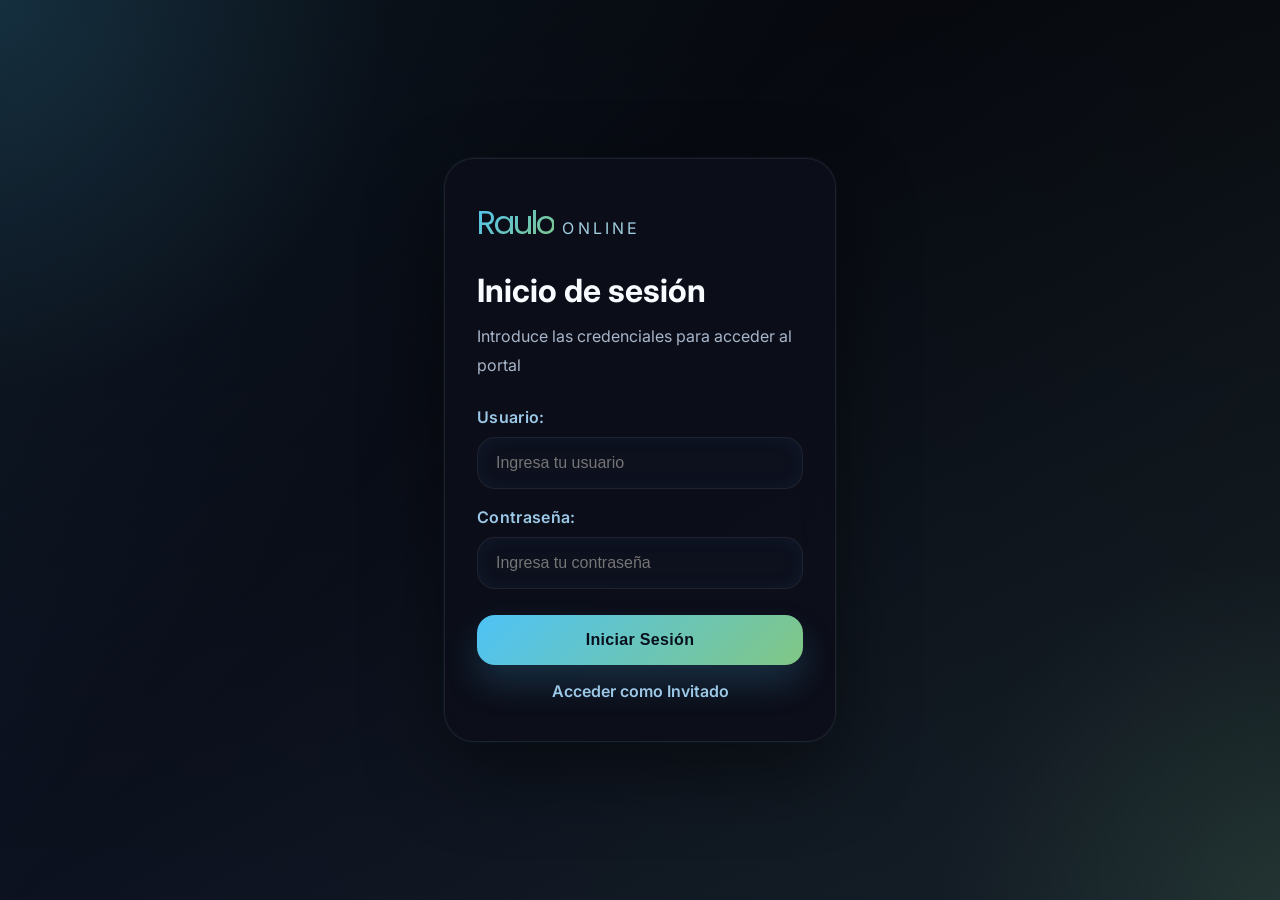
<file: index.html>
<!DOCTYPE html>
<html lang="es">
<head>
<meta charset="UTF-8">
<meta name="viewport" content="width=device-width, initial-scale=1.0">
<title>Raulo Online</title>

<link href="https://fonts.googleapis.com/css2?family=Poppins:wght@700&family=Inter:wght@300;400&display=swap" rel="stylesheet">
<link rel="stylesheet" href="login.css">
</head>
<body>
<div class="page-shell">
    <div class="login-card">
        <div class="brand-block">
            <span class="brand-label">Raulo</span>
            <span class="brand-tag">Online</span>
        </div>
        <h1>Inicio de sesión</h1>
        <p class="lead">Introduce las credenciales para acceder al portal</p>
        <form id="loginForm">
            <div class="form-group">
                <label for="username">Usuario:</label>
                <input type="text" id="username" placeholder="Ingresa tu usuario" required>
            </div>
            <div class="form-group">
                <label for="password">Contraseña:</label>
                <input type="password" id="password" placeholder="Ingresa tu contraseña" required>
            </div>
            <button type="submit" class="login-btn">Iniciar Sesión</button>
            <a href="portal.html" class="guest-link" id="guestAccess">Acceder como Invitado</a>
        </form>
 <!-- <p class="login-info">El sitio requiere de un usuario para continuar...</p> -->
    </div>
</div>
<script>
const validCredentials = [
    { user: "admin", pass: "admin" }
];

function handleLogin(event) {
    event.preventDefault();
    const username = document.getElementById("username").value.trim().toLowerCase();
    const password = document.getElementById("password").value;

    const isValid = validCredentials.some(cred => cred.user === username && cred.pass === password);
    if (!isValid) {
        alert("Usuario o contraseña incorrectos. Intenta con admin/admin.");
        document.getElementById("loginForm").reset();
        return;
    }

    sessionStorage.setItem("isLoggedIn", "true");
    sessionStorage.setItem("username", username);
    window.location.href = "portal.html";
}

window.addEventListener("load", () => {
    localStorage.removeItem("isLoggedIn");
    localStorage.removeItem("username");
    sessionStorage.removeItem("isLoggedIn");
    sessionStorage.removeItem("username");
    document.getElementById("loginForm").addEventListener("submit", handleLogin);
    document.getElementById("guestAccess").addEventListener("click", () => {
        sessionStorage.setItem("isLoggedIn", "true");
        sessionStorage.setItem("username", "invitado");
    });
});
</script>
</body>
</html>
</file>
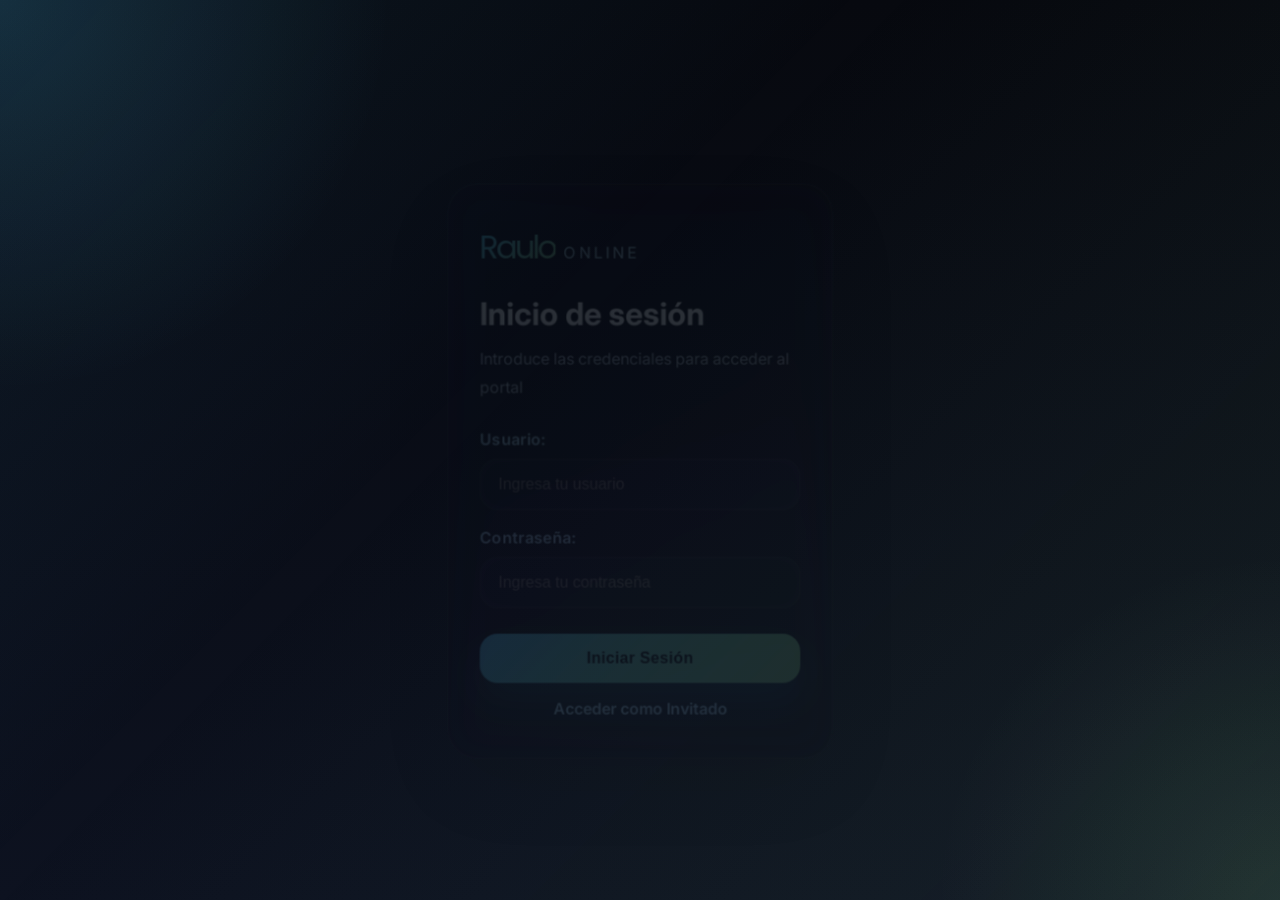
<file: portal.html>
<!DOCTYPE html>
<html lang="es">
<head>
<meta charset="UTF-8">
<meta name="viewport" content="width=device-width, initial-scale=1.0">
<title>Raulo Online</title>

<link href="https://fonts.googleapis.com/css2?family=Poppins:wght@700&family=Inter:wght@300;400&display=swap" rel="stylesheet">

<link rel="stylesheet" href="styles.css?v=20260508-2">


</head>

<body>

<div class="subtitle">www.raulo.online</div>
<div class="description">
El botón "Comenzar Escaneo" recopilará información detallada sobre tu entorno, incluyendo datos del navegador, sistema operativo, prueba de velocidad simulada para medir tu velocidad de descarga, carga y latencia. Esta información se muestra en una terminal interactiva para que puedas revisar los resultados del escaneo.
</div>
<h1>Escanear Ahora!</h1>

<button class="btn" id="startBtn" onclick="startScan()">Comenzar Escaneo</button>

<div class="terminal" id="terminal"></div>

<button class="btn reset-btn" id="resetBtn" onclick="reset()">Ocultar Resultados</button>

<!-- Sección de descargas y enlaces adicionales-->

<div class="sections">

    <div class="box">
        <h3>Descargas:</h3>

        <div class="download-grid" aria-label="Accesos de descarga">
            <a class="download-card" href="Apps/Windows/win.html" aria-label="Ir a WinApps">
                <span class="download-icon">
                    <img src="icons/win.svg" alt="" width="52" height="52">
                </span>
                <span class="download-title">WinApps</span>
            </a>

            <a class="download-card" href="Apps/Repositorios/repositorios.html" aria-label="Ir a Repositorios">
                <span class="download-icon">
                    <img src="icons/github.svg" alt="" width="52" height="52">
                </span>
                <span class="download-title">Repositorios</span>
            </a>
        </div>
    </div>
        <aside class="side-stack" aria-label="Información sobre descargas">
            <div class="mini-panel">
                <h3>Descripción</h3>
                <p>Accede rápidamente a aplicaciones y herramientas útiles. Cuando sea posible, las descargas apuntan a fuentes oficiales para mantener un proceso más seguro y confiable.</p>
                <div class="status-line"></div>
            </div>

            <div class="mini-panel">
                <h3>Importante</h3>
                <p>Algunos repositorios y scripts provienen de terceros. Úsalos solo para pruebas, aprendizaje o investigación, y revisa su contenido antes de ejecutarlos en tu equipo.</p>
                <div class="status-line"></div>
            </div>
        </aside>
</div>

<div class="divider"></div>

<div class="sections">
    <div class="box">
        <h3>Otras acciones:</h3>
        <a href="https://www.raulo.online"><button>Inicio</button></a>
    </div>
    <div class="box">
        <h3>Términos y condiciones</h3>
        <a href="terms.html"><button>Ver</button></a>
    </div>
</div>

<script>
const terminal = document.getElementById("terminal");

function delay(ms){ return new Promise(r => setTimeout(r, ms)); }

function type(text, cls){
    return new Promise(resolve=>{
        let el = document.createElement("div");
        el.className = cls;
        terminal.appendChild(el);

        let i=0;
        function write(){
            if(i<text.length){
                el.textContent += text[i++];
                setTimeout(write,15);
            } else resolve();
        }
        write();
    });
}

function getBrowser(){
    let ua=navigator.userAgent;
    if(ua.includes("Chrome")) return "Chrome";
    if(ua.includes("Firefox")) return "Firefox";
    if(ua.includes("Edg")) return "Edge";
    return "Unknown";
}

function getOS(){
    let ua=navigator.userAgent;
    if(ua.includes("Windows")) return "Windows";
    if(ua.includes("Android")) return "Android";
    if(ua.includes("iPhone")) return "iOS";
    return "Unknown";
}

function getScreenResolution(){
    return window.screen.width + "x" + window.screen.height;
}

function getTimezone(){
    return Intl.DateTimeFormat().resolvedOptions().timeZone;
}

function getLanguage(){
    return navigator.language || navigator.userLanguage;
}

function getConnectionType(){
    let connection = navigator.connection || navigator.mozConnection || navigator.webkitConnection;
    return connection ? connection.effectiveType : "Unknown";
}

async function getPrivateIP(){
    return new Promise((resolve) => {
        let pc = new RTCPeerConnection({iceServers: []});
        pc.createDataChannel("");
        pc.createOffer().then(offer => pc.setLocalDescription(offer)).catch(e => {});
        
        pc.onicecandidate = (ice) => {
            if(!ice || !ice.candidate) return;
            let ipRegex = /([0-9]{1,3}(\.[0-9]{1,3}){3})/;
            let ipAddr = ipRegex.exec(ice.candidate.candidate);
            if(ipAddr) {
                resolve(ipAddr[1]);
                pc.close();
            }
        };
        
        setTimeout(() => {
            resolve("Unavailable");
            pc.close();
        }, 2000);
    });
}

function getGPUInfo(){
    try {
        let canvas = document.createElement("canvas");
        let gl = canvas.getContext("webgl") || canvas.getContext("experimental-webgl");
        let debugInfo = gl.getExtension("WEBGL_debug_renderer_info");
        let gpu = gl.getParameter(debugInfo.UNMASKED_RENDERER_WEBGL);
        return gpu || "Unknown";
    } catch(e) {
        return "Unavailable";
    }
}

function getCPUCores(){
    return navigator.hardwareConcurrency || "Unknown";
}

function getRAM(){
    return navigator.deviceMemory ? navigator.deviceMemory + " GB" : "Unknown";
}

async function getBatteryInfo(){
    try {
        let battery = await navigator.getBattery();
        return Math.round(battery.level * 100) + "%";
    } catch(e) {
        return "Unavailable";
    }
}

function getDeviceType(){
    let ua = navigator.userAgent;
    if(/tablet|ipad|playbook|silk/i.test(ua)) return "Tablet";
    if(/mobile|android|iphone|ipod|blackberry|windows phone/i.test(ua)) return "Mobile";
    return "Desktop";
}

function getColorDepth(){
    return screen.colorDepth + " bits";
}

function getCookiesEnabled(){
    return navigator.cookieEnabled ? "Enabled" : "Disabled";
}

function getJavaEnabled(){
    return navigator.javaEnabled ? "Enabled" : "Disabled";
}

async function getStorageAvailable(){
    try {
        if(navigator.storage && navigator.storage.estimate) {
            let estimate = await navigator.storage.estimate();
            let available = (estimate.quota / (1024*1024*1024)).toFixed(2) + " GB";
            let used = (estimate.usage / (1024*1024*1024)).toFixed(2) + " GB";
            return used + " / " + available;
        }
        return "Unavailable";
    } catch(e) {
        return "Unavailable";
    }
}

function getDNT(){
    let dnt = navigator.doNotTrack;
    if(dnt === "1") return "Enabled";
    if(dnt === "0") return "Disabled";
    return "Unknown";
}

async function startScan(){
    terminal.innerHTML="";
    terminal.style.display="block";
    document.getElementById("startBtn").style.display="none";

    await type("> initializing scan...","cmd");

    let bar=document.createElement("div");
    bar.className="progress";
    let inner=document.createElement("div");
    inner.className="bar";
    bar.appendChild(inner);
    terminal.appendChild(bar);

    for(let i=0;i<=100;i++){
        inner.style.width=i+"%";
        await delay(15);
    }

    await type("> detecting environment...","cmd");

    await type("browser:","label");
    await type(getBrowser(),"value");

    await type("os:","label");
    await type(getOS(),"value");

    await type("screen_resolution:","label");
    await type(getScreenResolution(),"value");

    await type("language:","label");
    await type(getLanguage(),"value");

    await type("timezone:","label");
    await type(getTimezone(),"value");

    await type("> fetching network info...","cmd");

    await type("ip_public:","label");

    try{
        let r=await fetch("https://api.ipify.org?format=json");
        let d=await r.json();
        await type(d.ip,"value");
    }catch{
        await type("No disponible","value");
    }

    await type("ip_private:","label");
    let privateIP = await getPrivateIP();
    await type(privateIP,"value");

    await type("connection_type:","label");
    await type(getConnectionType(),"value");

    await type("> scanning system hardware...","cmd");

    await type("gpu_info:","label");
    await type(getGPUInfo(),"value");

    await type("cpu_cores:","label");
    await type(getCPUCores(),"value");

    await type("memory:","label");
    await type(getRAM(),"value");

    await type("device_type:","label");
    await type(getDeviceType(),"value");

    await type("color_depth:","label");
    await type(getColorDepth(),"value");

    await type("> scanning device capabilities...","cmd");

    await type("cookies:","label");
    await type(getCookiesEnabled(),"value");

    await type("java:","label");
    await type(getJavaEnabled(),"value");

    await type("dnt_header:","label");
    await type(getDNT(),"value");

    await type("battery:","label");
    let battery = await getBatteryInfo();
    await type(battery,"value");

    await type("storage:","label");
    let storage = await getStorageAvailable();
    await type(storage,"value");

    await type("> running internet speed test...","cmd");
    await type("download_speed:","label");

    let speed=(Math.random()*200+20).toFixed(2);
    await type(speed+" Mbps","value");

    await type("upload_speed:","label");
    let uploadSpeed=(Math.random()*100+10).toFixed(2);
    await type(uploadSpeed+" Mbps","value");

    await type("latency:","label");
    let latency=(Math.random()*50+5).toFixed(0);
    await type(latency+" ms","value");

    await type("> scan complete ✔","cmd");

    document.getElementById("resetBtn").style.display="block";
}

function reset(){
    terminal.style.display="none";
    document.getElementById("resetBtn").style.display="none";
    document.getElementById("startBtn").style.display="block";
}

// 🔽 FUNCIÓN DE LOGOUT
function logout(){
    sessionStorage.removeItem("isLoggedIn");
    sessionStorage.removeItem("username");
    window.location.href = "index.html";
}

// Verificar autenticación y mostrar nombre de usuario
window.addEventListener("load", function(){
    const isLoggedIn = sessionStorage.getItem("isLoggedIn");
    const username = sessionStorage.getItem("username");
    
    if(isLoggedIn !== "true"){
        // Si no está autenticado, redirigir a index.html
        window.location.href = "index.html";
        return;
    }

    const userNameElement = document.getElementById("userName");
    if(username && userNameElement){
        // Mostrar el nombre de usuario capitalizado
        userNameElement.textContent = username.charAt(0).toUpperCase() + username.slice(1);
    }
});
</script>

</body>
</html>
</file>
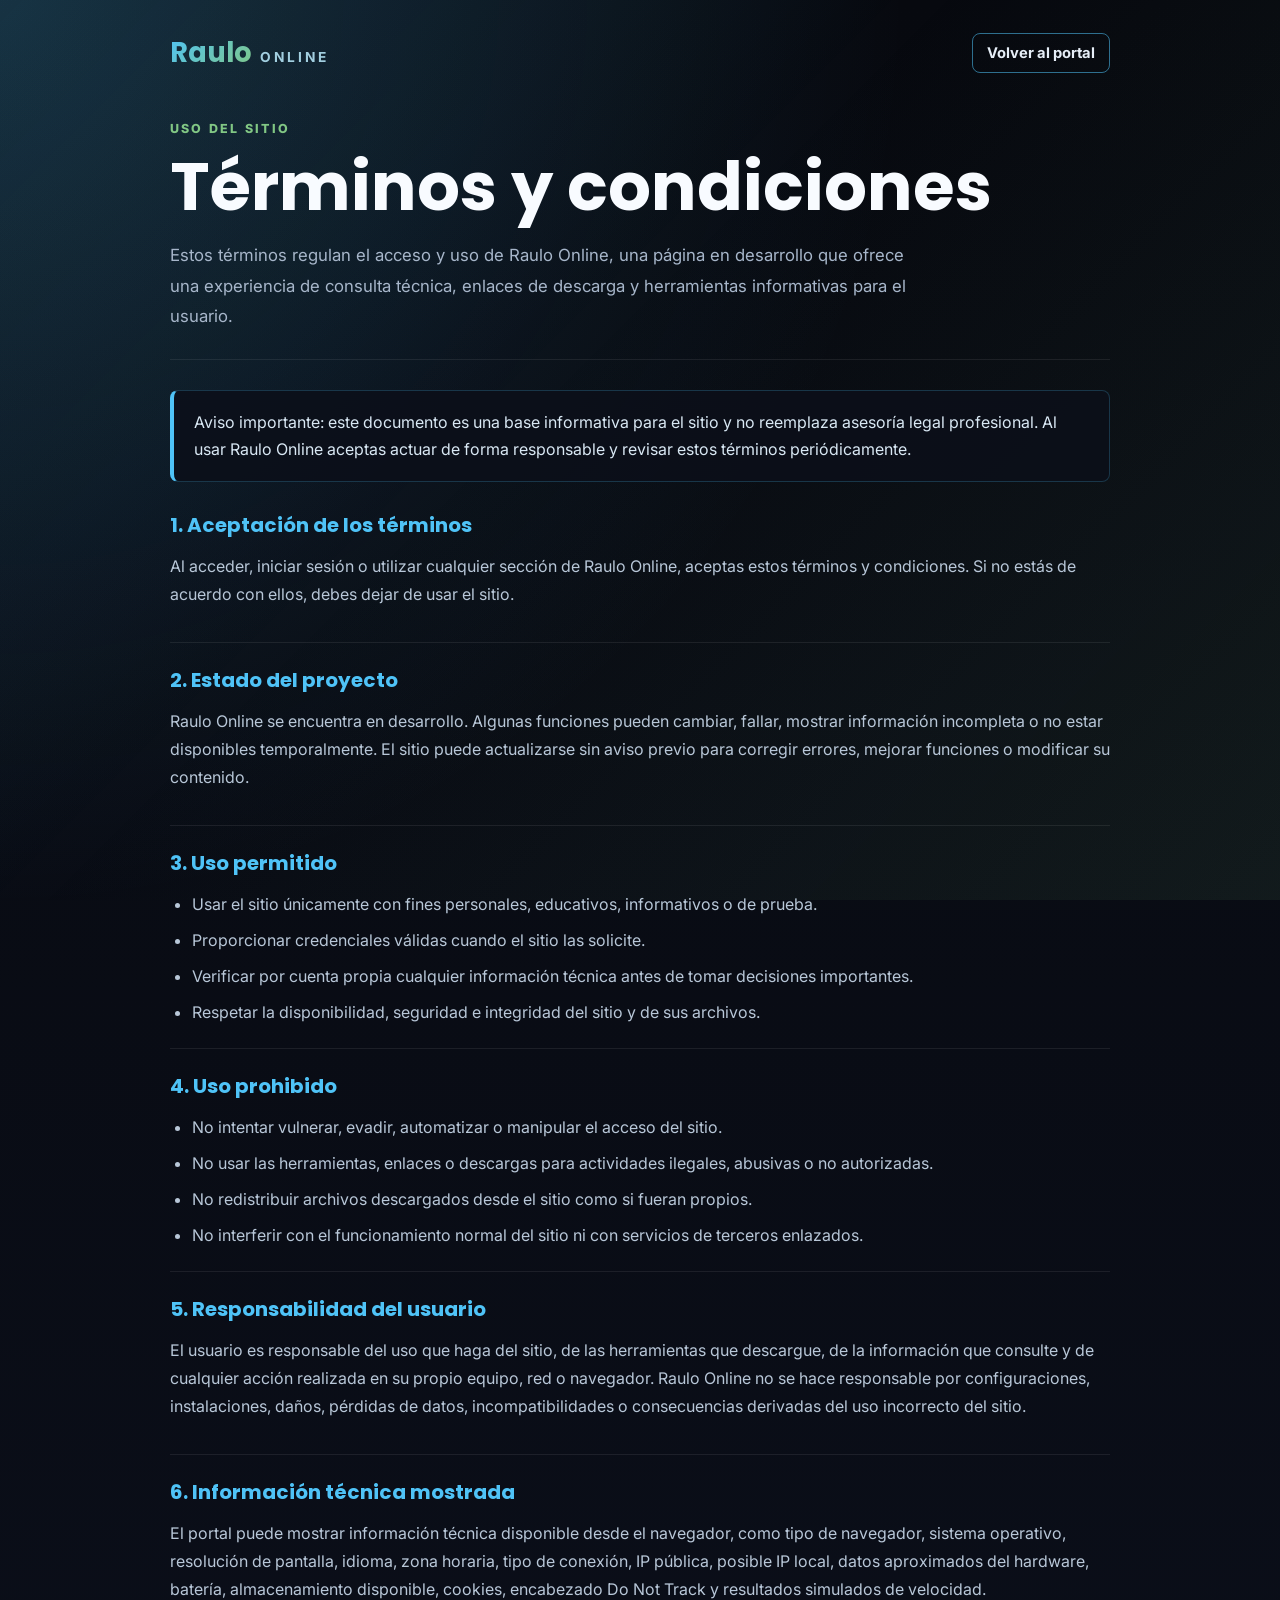
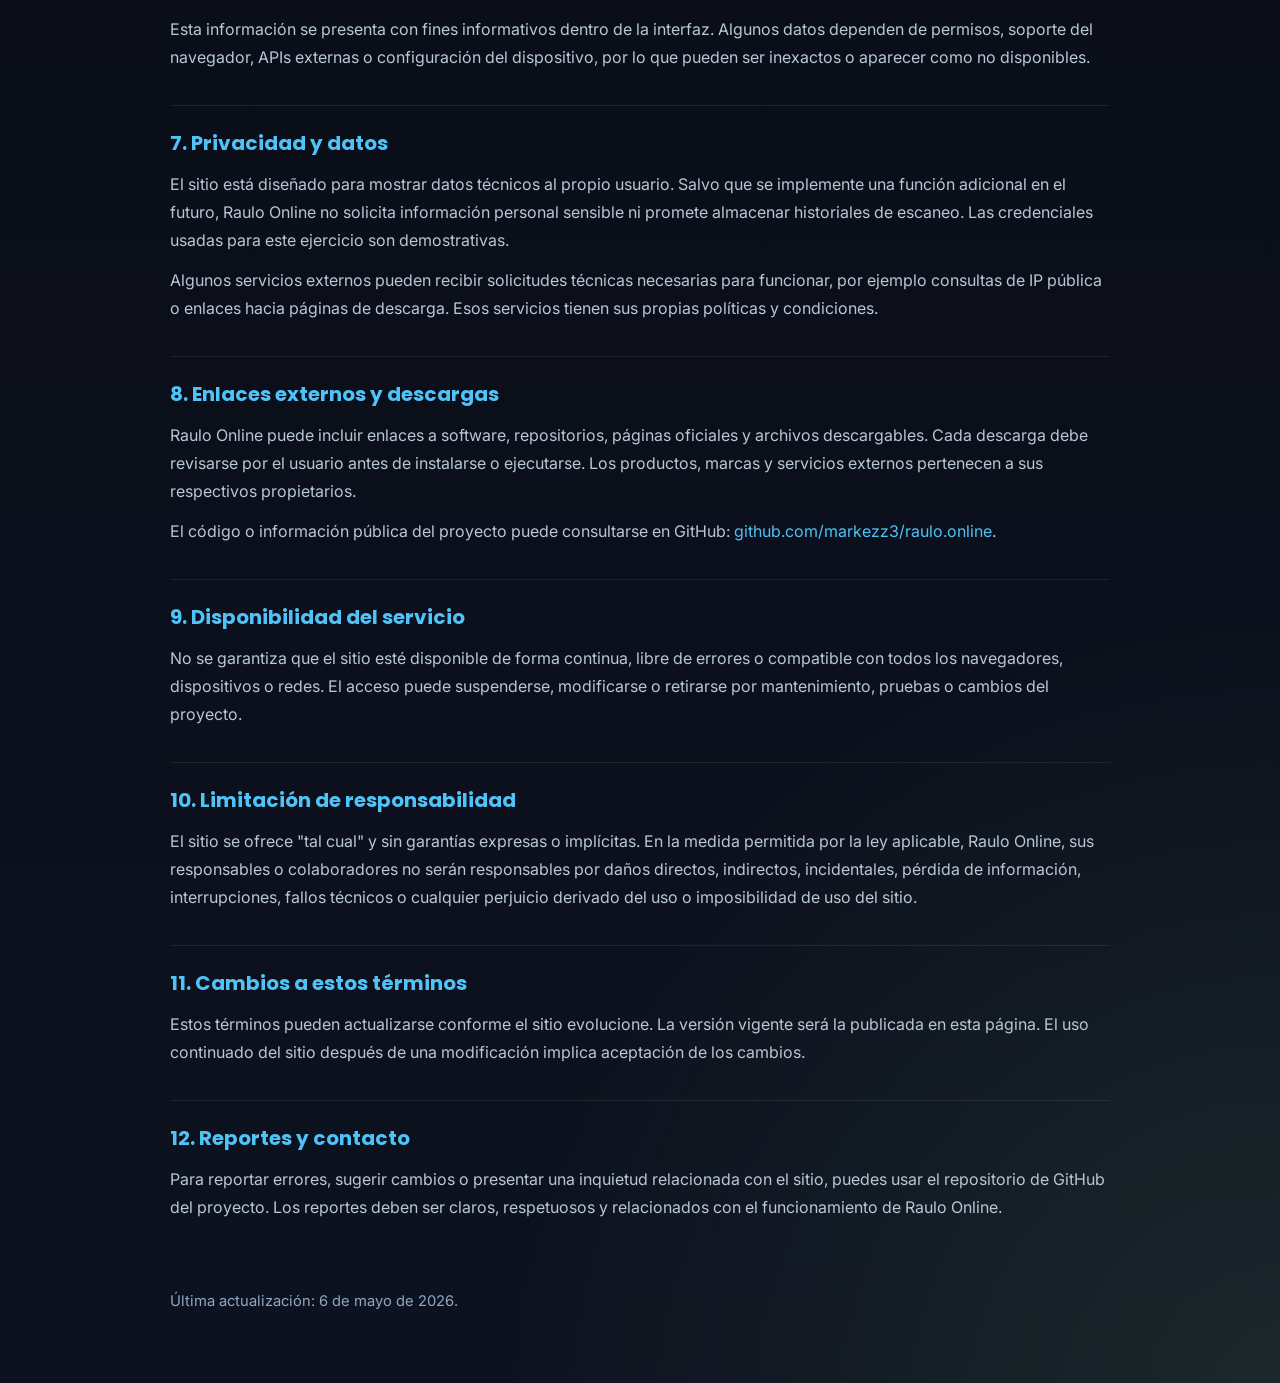
<file: terms.html>
<!DOCTYPE html>
<html lang="es">
<head>
<meta charset="UTF-8">
<meta name="viewport" content="width=device-width, initial-scale=1.0">
<title>Términos y Condiciones | Raulo Online</title>
<meta name="description" content="Términos y condiciones de uso de Raulo Online.">
<link href="https://fonts.googleapis.com/css2?family=Poppins:wght@700&family=Inter:wght@300;400;600;700;800&display=swap" rel="stylesheet">
<link rel="stylesheet" href="terms.css">
</head>
<body>
<main class="terms-shell">
    <nav class="topbar" aria-label="Navegación principal">
        <a class="brand" href="index.html" aria-label="Raulo Online">
            <strong>Raulo</strong>
            <span>Online</span>
        </a>
        <a class="back-link" href="portal.html">Volver al portal</a>
    </nav>

    <header class="hero">
        <p class="eyebrow">Uso del sitio</p>
        <h1>Términos y condiciones</h1>
        <p class="intro">
            Estos términos regulan el acceso y uso de Raulo Online, una página en desarrollo que ofrece una experiencia de consulta técnica, enlaces de descarga y herramientas informativas para el usuario.
        </p>
    </header>

    <p class="notice">
        Aviso importante: este documento es una base informativa para el sitio y no reemplaza asesoría legal profesional. Al usar Raulo Online aceptas actuar de forma responsable y revisar estos términos periódicamente.
    </p>

    <div class="terms-content">
        <section>
            <h2>1. Aceptación de los términos</h2>
            <p>
                Al acceder, iniciar sesión o utilizar cualquier sección de Raulo Online, aceptas estos términos y condiciones. Si no estás de acuerdo con ellos, debes dejar de usar el sitio.
            </p>
        </section>

        <section>
            <h2>2. Estado del proyecto</h2>
            <p>
                Raulo Online se encuentra en desarrollo. Algunas funciones pueden cambiar, fallar, mostrar información incompleta o no estar disponibles temporalmente. El sitio puede actualizarse sin aviso previo para corregir errores, mejorar funciones o modificar su contenido.
            </p>
        </section>

        <section>
            <h2>3. Uso permitido</h2>
            <ul>
                <li>Usar el sitio únicamente con fines personales, educativos, informativos o de prueba.</li>
                <li>Proporcionar credenciales válidas cuando el sitio las solicite.</li>
                <li>Verificar por cuenta propia cualquier información técnica antes de tomar decisiones importantes.</li>
                <li>Respetar la disponibilidad, seguridad e integridad del sitio y de sus archivos.</li>
            </ul>
        </section>

        <section>
            <h2>4. Uso prohibido</h2>
            <ul>
                <li>No intentar vulnerar, evadir, automatizar o manipular el acceso del sitio.</li>
                <li>No usar las herramientas, enlaces o descargas para actividades ilegales, abusivas o no autorizadas.</li>
                <li>No redistribuir archivos descargados desde el sitio como si fueran propios.</li>
                <li>No interferir con el funcionamiento normal del sitio ni con servicios de terceros enlazados.</li>
            </ul>
        </section>

        <section>
            <h2>5. Responsabilidad del usuario</h2>
            <p>
                El usuario es responsable del uso que haga del sitio, de las herramientas que descargue, de la información que consulte y de cualquier acción realizada en su propio equipo, red o navegador. Raulo Online no se hace responsable por configuraciones, instalaciones, daños, pérdidas de datos, incompatibilidades o consecuencias derivadas del uso incorrecto del sitio.
            </p>
        </section>

        <section>
            <h2>6. Información técnica mostrada</h2>
            <p>
                El portal puede mostrar información técnica disponible desde el navegador, como tipo de navegador, sistema operativo, resolución de pantalla, idioma, zona horaria, tipo de conexión, IP pública, posible IP local, datos aproximados del hardware, batería, almacenamiento disponible, cookies, encabezado Do Not Track y resultados simulados de velocidad.
            </p>
            <p>
                Esta información se presenta con fines informativos dentro de la interfaz. Algunos datos dependen de permisos, soporte del navegador, APIs externas o configuración del dispositivo, por lo que pueden ser inexactos o aparecer como no disponibles.
            </p>
        </section>

        <section>
            <h2>7. Privacidad y datos</h2>
            <p>
                El sitio está diseñado para mostrar datos técnicos al propio usuario. Salvo que se implemente una función adicional en el futuro, Raulo Online no solicita información personal sensible ni promete almacenar historiales de escaneo. Las credenciales usadas para este ejercicio son demostrativas.
            </p>
            <p>
                Algunos servicios externos pueden recibir solicitudes técnicas necesarias para funcionar, por ejemplo consultas de IP pública o enlaces hacia páginas de descarga. Esos servicios tienen sus propias políticas y condiciones.
            </p>
        </section>

        <section>
            <h2>8. Enlaces externos y descargas</h2>
            <p>
                Raulo Online puede incluir enlaces a software, repositorios, páginas oficiales y archivos descargables. Cada descarga debe revisarse por el usuario antes de instalarse o ejecutarse. Los productos, marcas y servicios externos pertenecen a sus respectivos propietarios.
            </p>
            <p>
                El código o información pública del proyecto puede consultarse en GitHub:
                <a href="https://github.com/markezz3/raulo.online/" target="_blank" rel="noopener noreferrer">github.com/markezz3/raulo.online</a>.
            </p>
        </section>

        <section>
            <h2>9. Disponibilidad del servicio</h2>
            <p>
                No se garantiza que el sitio esté disponible de forma continua, libre de errores o compatible con todos los navegadores, dispositivos o redes. El acceso puede suspenderse, modificarse o retirarse por mantenimiento, pruebas o cambios del proyecto.
            </p>
        </section>

        <section>
            <h2>10. Limitación de responsabilidad</h2>
            <p>
                El sitio se ofrece "tal cual" y sin garantías expresas o implícitas. En la medida permitida por la ley aplicable, Raulo Online, sus responsables o colaboradores no serán responsables por daños directos, indirectos, incidentales, pérdida de información, interrupciones, fallos técnicos o cualquier perjuicio derivado del uso o imposibilidad de uso del sitio.
            </p>
        </section>

        <section>
            <h2>11. Cambios a estos términos</h2>
            <p>
                Estos términos pueden actualizarse conforme el sitio evolucione. La versión vigente será la publicada en esta página. El uso continuado del sitio después de una modificación implica aceptación de los cambios.
            </p>
        </section>

        <section>
            <h2>12. Reportes y contacto</h2>
            <p>
                Para reportar errores, sugerir cambios o presentar una inquietud relacionada con el sitio, puedes usar el repositorio de GitHub del proyecto. Los reportes deben ser claros, respetuosos y relacionados con el funcionamiento de Raulo Online.
            </p>
        </section>
    </div>

    <p class="meta">Última actualización: 6 de mayo de 2026.</p>
</main>
</body>
</html>
</file>
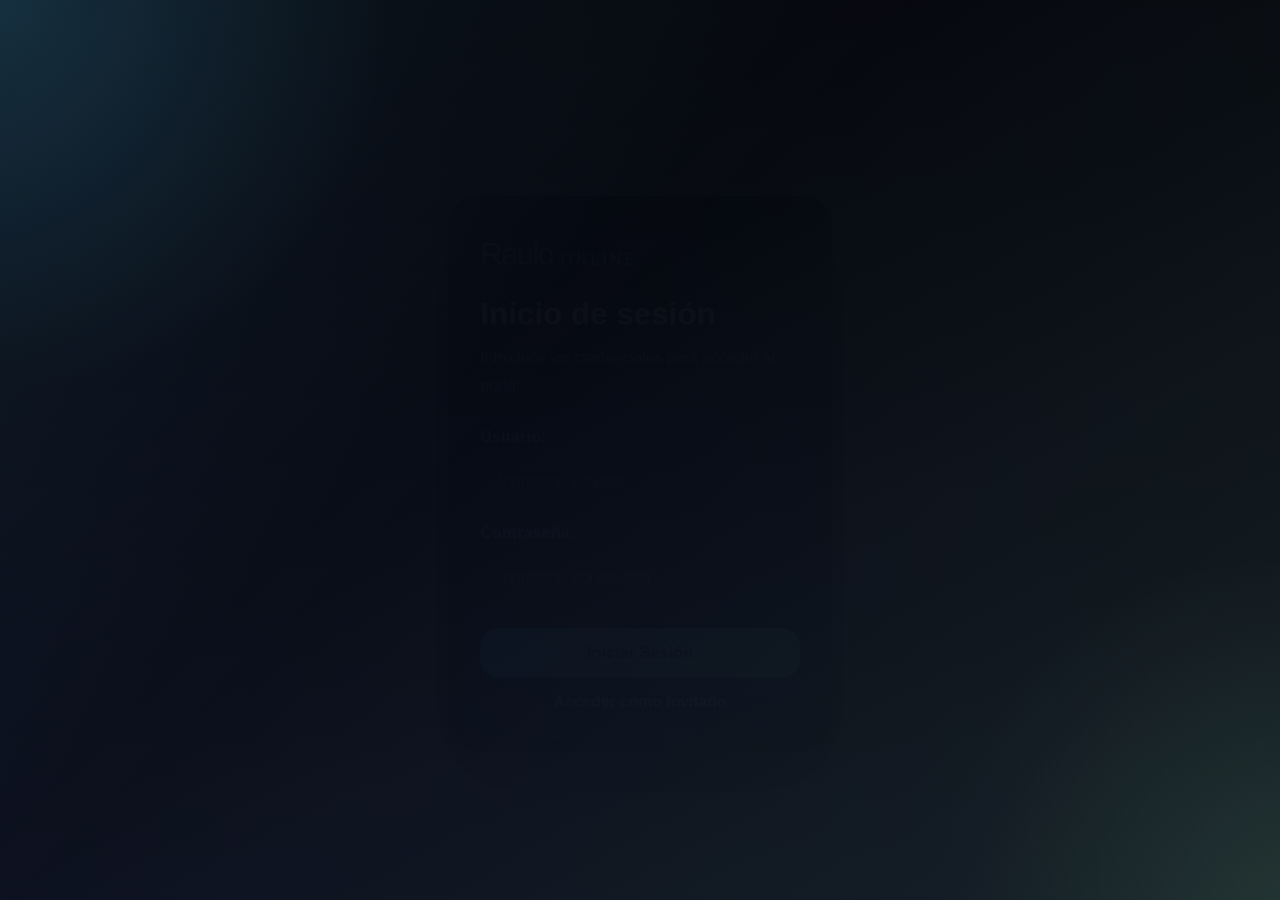
<file: Repositorios/repositorios.html>
<!DOCTYPE html>
<html lang="es">
<head>
<meta charset="UTF-8">
<meta name="viewport" content="width=device-width, initial-scale=1.0">
<title>Repositorios - Raulo Online</title>

<link href="https://fonts.googleapis.com/css2?family=Poppins:wght@700&family=Inter:wght@300;400;600;700&display=swap" rel="stylesheet">
<link rel="stylesheet" href="../../styles.css">

<style>
    body {
        gap: 0;
    }

    .page-header {
        width: 100%;
        max-width: 960px;
        display: flex;
        justify-content: flex-start;
        margin-top: 20px;
        animation: fadeIn 0.8s ease-out 0.2s backwards;
    }

    .back-link {
        border: 2px solid #4fc3f7;
        color: #4fc3f7;
        padding: 10px 18px;
        border-radius: 8px;
        font-weight: 700;
        font-size: 0.95rem;
        background: rgba(79, 195, 247, 0.05);
    }

    .back-link:hover {
        background: #4fc3f7;
        color: #0a0a0a;
        box-shadow: 0 0 20px rgba(79, 195, 247, 0.6);
        transform: translateY(-2px);
    }

    .repo-grid {
        width: 100%;
        max-width: 960px;
        display: grid;
        grid-template-columns: repeat(2, minmax(0, 1fr));
        gap: 28px;
        margin-top: 35px;
    }

    .repo-card {
        display: flex;
        flex-direction: column;
        min-height: 245px;
        padding: 28px;
        border-radius: 16px;
        border: 1px solid rgba(79, 195, 247, 0.15);
        background: rgba(26, 26, 46, 0.55);
        color: #a9d7ec;
        animation: fadeIn 0.8s ease-out;
    }

    .repo-card:hover {
        border-color: rgba(79, 195, 247, 0.5);
        box-shadow: 0 8px 32px rgba(79, 195, 247, 0.15);
        transform: translateY(-5px);
    }

    .repo-card h2 {
        margin: 0 0 14px;
        color: #4fc3f7;
        font-family: 'Poppins', sans-serif;
        font-size: clamp(1.25rem, 3vw, 1.65rem);
    }

    .repo-card p {
        margin: 0;
        color: #99a8b8;
        line-height: 1.6;
        font-size: 0.95rem;
        flex: 1;
    }

    .repo-actions {
        margin-top: 24px;
        display: flex;
        gap: 12px;
        flex-wrap: wrap;
    }

    .repo-button {
        display: inline-flex;
        align-items: center;
        justify-content: center;
        min-height: 46px;
        padding: 0 20px;
        background: linear-gradient(135deg, #4fc3f7, #00bcd4);
        border: none;
        color: #fff;
        cursor: pointer;
        border-radius: 12px;
        font-weight: 700;
        font-size: 0.95rem;
        letter-spacing: 0.2px;
        box-shadow: 0 4px 15px rgba(79, 195, 247, 0.3);
    }

    .repo-button:hover {
        transform: translateY(-3px);
        box-shadow: 0 8px 25px rgba(79, 195, 247, 0.6);
    }

    .repo-tag {
        display: inline-flex;
        align-items: center;
        width: fit-content;
        margin-bottom: 14px;
        padding: 6px 10px;
        border-radius: 999px;
        background: rgba(129, 199, 132, 0.12);
        color: #81c784;
        font-size: 0.78rem;
        font-weight: 700;
        letter-spacing: 0.3px;
    }

    @media (max-width: 700px) {
        .page-header,
        .repo-grid {
            max-width: 100%;
        }

        .repo-grid {
            grid-template-columns: 1fr;
            gap: 18px;
        }

        .repo-card {
            min-height: auto;
            padding: 22px;
        }

        .repo-button {
            width: 100%;
        }
    }
</style>
</head>

<body>
<div class="subtitle">www.raulo.online</div>

<div class="page-header">
    <a class="back-link" href="../../portal.html">Regresar al portal</a>
</div>

<div class="description">
    Accesos directos a repositorios de herramientas externas para revisar su documentacion, codigo y opciones de descarga desde GitHub.
</div>

<h1>Repositorios</h1>

<main class="repo-grid">
    <section class="repo-card">
        <span class="repo-tag">GitHub</span>
        <h2>MAS Script</h2>
        <p>
            Repositorio de Microsoft Activation Scripts, una coleccion de scripts mantenida por la comunidad para gestionar activaciones de productos Microsoft. Revisa siempre el README y el codigo antes de ejecutar cualquier herramienta.
        </p>
        <div class="repo-actions">
            <a class="repo-button" href="https://github.com/massgravel/Microsoft-Activation-Scripts" target="_blank" rel="noopener noreferrer">Abrir repositorio</a>
        </div>
    </section>

    <section class="repo-card">
        <span class="repo-tag">GitHub</span>
        <h2>Anydesk Tool</h2>
        <p>
            Herramienta de GeRRyOD enfocada en restablecer datos locales relacionados con AnyDesk. Consulta las instrucciones del proyecto y confirma compatibilidad antes de descargar o usar sus archivos.
        </p>
        <div class="repo-actions">
            <a class="repo-button" href="https://github.com/GeRRyOD/AnyDesk-Reset-Tool/tree/main" target="_blank" rel="noopener noreferrer">Abrir repositorio</a>
        </div>
    </section>
</main>

<script>
window.addEventListener("load", function(){
    const isLoggedIn = sessionStorage.getItem("isLoggedIn");

    if(isLoggedIn !== "true"){
        window.location.href = "../../index.html";
    }
});
</script>
</body>
</html>
</file>
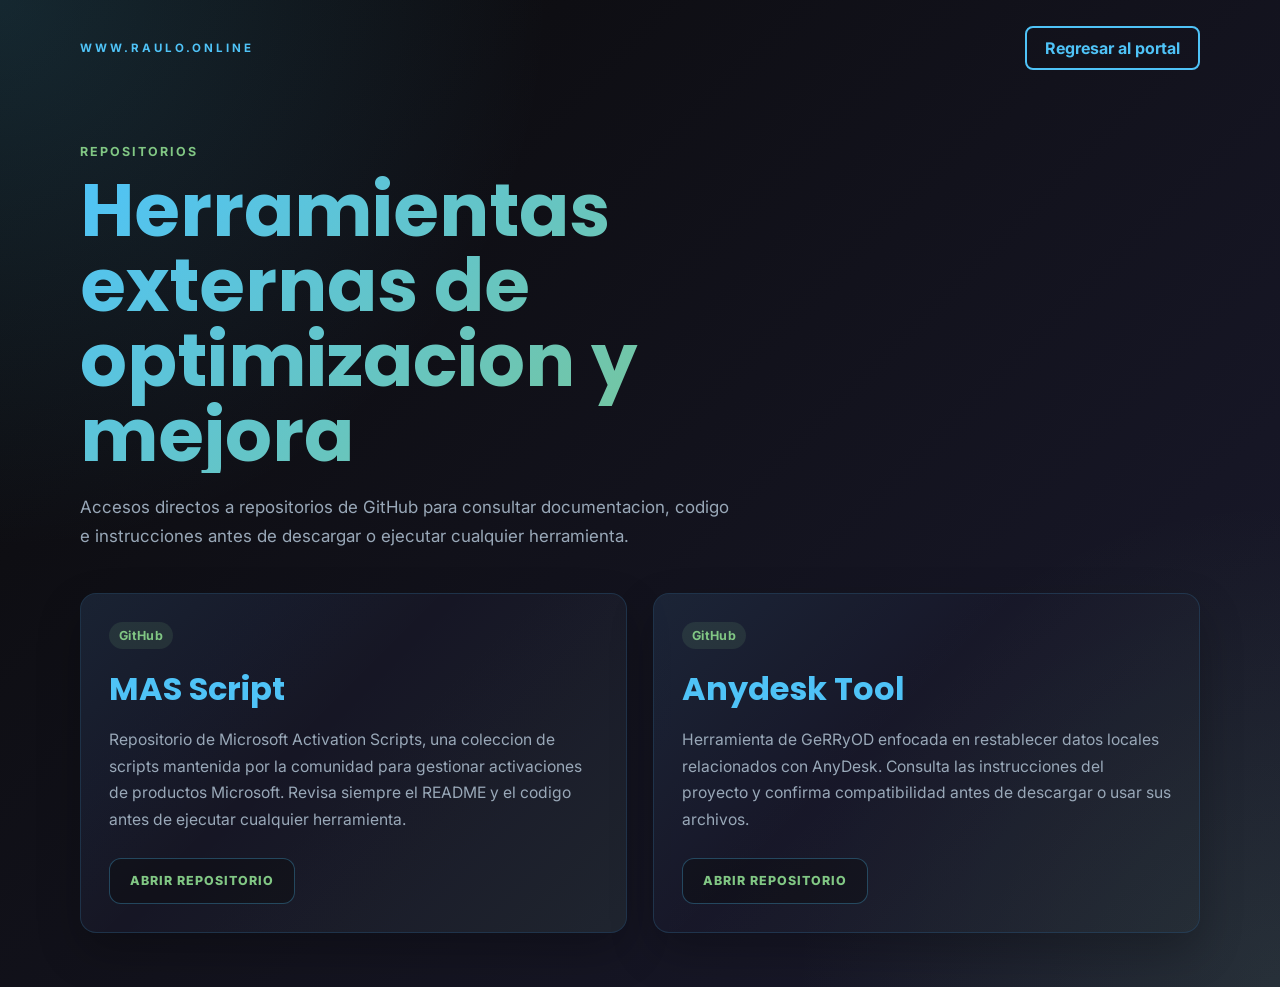
<file: Apps/Repositorios/repositorios.html>
<!DOCTYPE html>
<html lang="es">
<head>
<meta charset="UTF-8">
<meta name="viewport" content="width=device-width, initial-scale=1.0">
<title>Repositorios - Raulo Online</title>

<link href="https://fonts.googleapis.com/css2?family=Poppins:wght@700&family=Inter:wght@300;400;600;700&display=swap" rel="stylesheet">
<link rel="stylesheet" href="repo.css">
</head>
<body>
<main class="page-shell">
    <header class="topbar">
        <div class="brand">www.raulo.online</div>
        <a class="back-btn" href="../../portal.html" aria-label="Regresar al portal">Regresar al portal</a>
    </header>

    <section class="hero" aria-labelledby="page-title">
        <div class="eyebrow">Repositorios</div>
        <h1 id="page-title">Herramientas externas de optimizacion y mejora</h1>
        <p class="intro">Accesos directos a repositorios de GitHub para consultar documentacion, codigo e instrucciones antes de descargar o ejecutar cualquier herramienta.</p>
    </section>

    <section class="repo-grid" aria-label="Repositorios disponibles">
        <article class="repo-card">
            <span class="repo-tag">GitHub</span>
            <h2>MAS Script</h2>
            <p>
                Repositorio de Microsoft Activation Scripts, una coleccion de scripts mantenida por la comunidad para gestionar activaciones de productos Microsoft. Revisa siempre el README y el codigo antes de ejecutar cualquier herramienta.
            </p>
            <div class="repo-actions">
                <a class="repo-button" href="https://github.com/massgravel/Microsoft-Activation-Scripts" rel="noopener noreferrer">Abrir repositorio</a>
            </div>
        </article>

        <article class="repo-card">
            <span class="repo-tag">GitHub</span>
            <h2>Anydesk Tool</h2>
            <p>
                Herramienta de GeRRyOD enfocada en restablecer datos locales relacionados con AnyDesk. Consulta las instrucciones del proyecto y confirma compatibilidad antes de descargar o usar sus archivos.
            </p>
            <div class="repo-actions">
                <a class="repo-button" href="https://github.com/GeRRyOD/AnyDesk-Reset-Tool/tree/main" rel="noopener noreferrer">Abrir repositorio</a>
            </div>
        </article>
    </section>
</main>

</body>
</html>
</file>
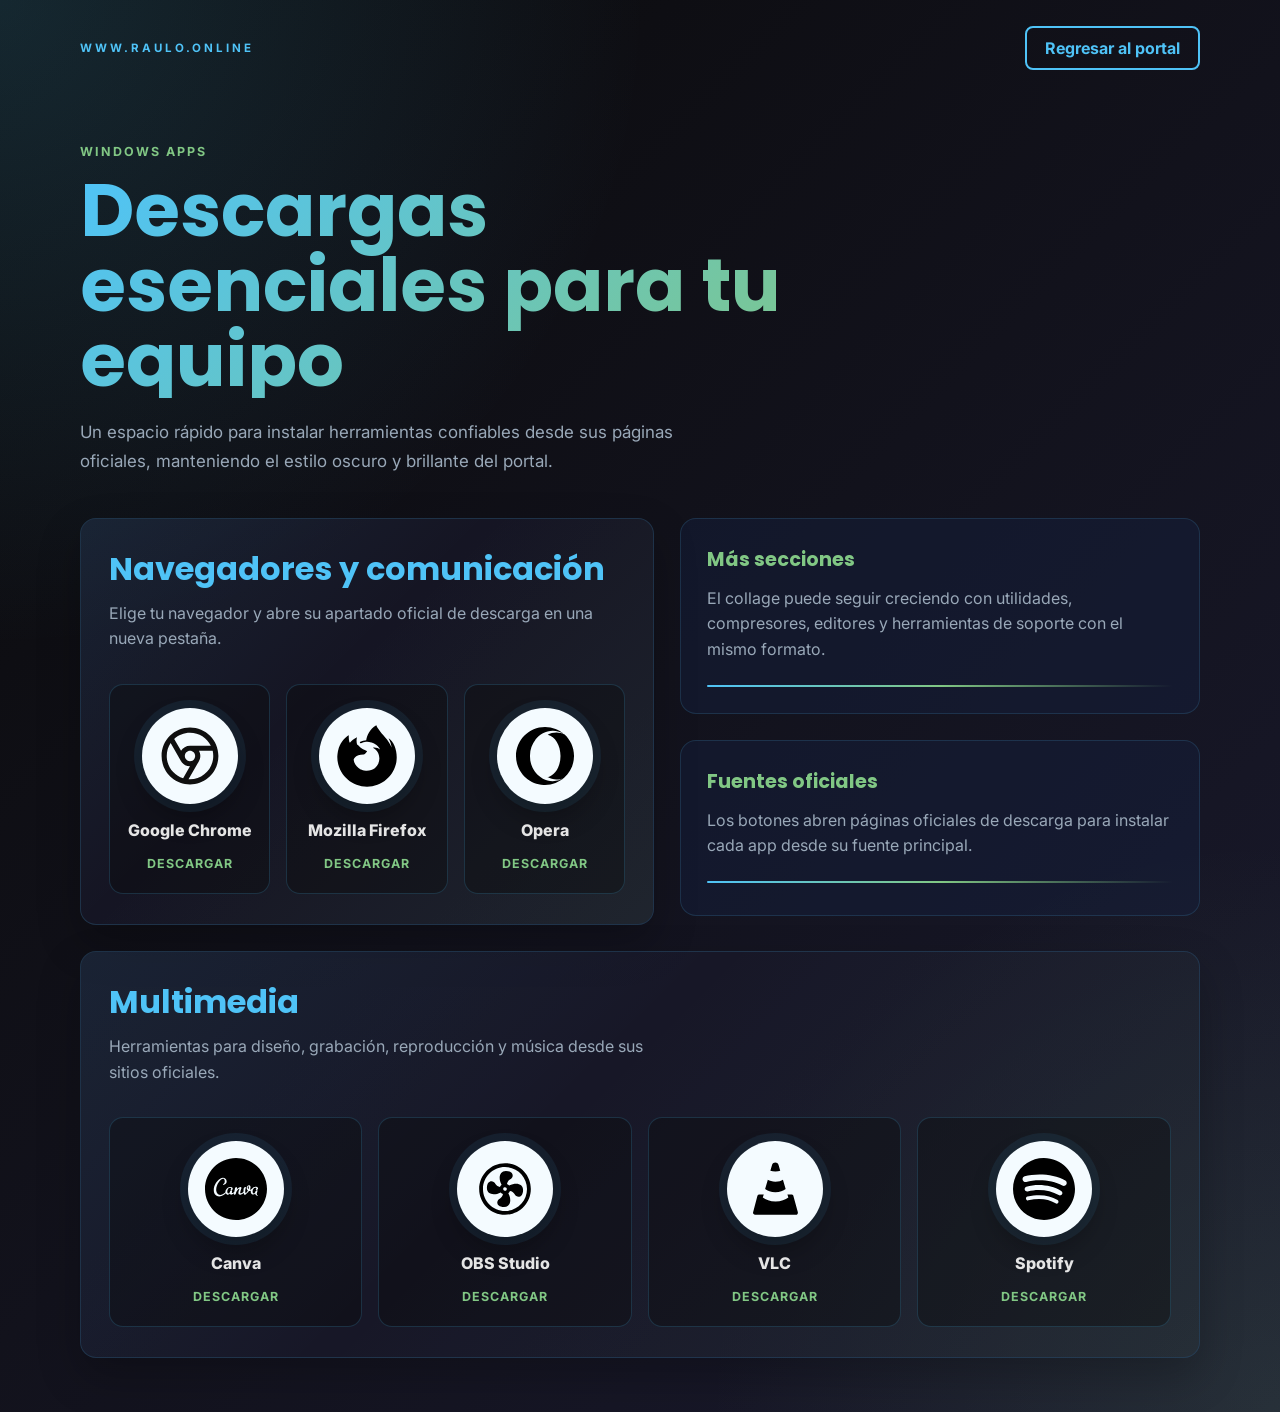
<file: Apps/Windows/win.html>
<!DOCTYPE html>
<html lang="es">
<head>
<meta charset="UTF-8">
<meta name="viewport" content="width=device-width, initial-scale=1.0">
<title>Windows Apps | Raulo Online</title>

<link href="https://fonts.googleapis.com/css2?family=Poppins:wght@700&family=Inter:wght@300;400;600;700&display=swap" rel="stylesheet">
<link rel="stylesheet" href="win.css">
</head>
<body>
<main class="page-shell">
    <header class="topbar">
        <div class="brand">www.raulo.online</div>
        <a class="back-btn" href="../../portal.html" aria-label="Regresar al portal">Regresar al portal</a>
    </header>

    <section class="hero" aria-labelledby="page-title">
        <div class="eyebrow">Windows Apps</div>
        <h1 id="page-title">Descargas esenciales para tu equipo</h1>
        <p class="intro">Un espacio rápido para instalar herramientas confiables desde sus páginas oficiales, manteniendo el estilo oscuro y brillante del portal.</p>
    </section>

    <section class="collage" aria-label="Colección de aplicaciones para Windows">
        <article class="section-panel">
            <div class="section-header">
                <h2>Navegadores y comunicación</h2>
                <p>Elige tu navegador y abre su apartado oficial de descarga en una nueva pestaña.</p>
            </div>

            <div class="browser-grid">
                <a class="browser-card" href="https://www.google.com/chrome/" rel="noopener noreferrer" aria-label="Descargar Google Chrome">
                    <span class="icon-stage">
                        <img src="../../icons/chrome.svg" alt="Google Chrome">
                    </span>
                    <span class="browser-name">Google Chrome</span>
                    <span class="download-label">Descargar</span>
                </a>

                <a class="browser-card" href="https://www.mozilla.org/en-US/firefox/windows/" rel="noopener noreferrer" aria-label="Descargar Mozilla Firefox">
                    <span class="icon-stage">
                        <img src="../../icons/mozilla.svg" alt="Mozilla Firefox">
                    </span>
                    <span class="browser-name">Mozilla Firefox</span>
                    <span class="download-label">Descargar</span>
                </a>

                <a class="browser-card" href="https://www.opera.com/download" rel="noopener noreferrer" aria-label="Descargar Opera">
                    <span class="icon-stage">
                        <img src="../../icons/opera.svg" alt="Opera">
                    </span>
                    <span class="browser-name">Opera</span>
                    <span class="download-label">Descargar</span>
                </a>
            </div>
        </article>

        <aside class="side-stack" aria-label="Secciones próximas">
            <div class="mini-panel">
                <h3>Más secciones</h3>
                <p>El collage puede seguir creciendo con utilidades, compresores, editores y herramientas de soporte con el mismo formato.</p>
                <div class="status-line"></div>
            </div>

            <div class="mini-panel">
                <h3>Fuentes oficiales</h3>
                <p>Los botones abren páginas oficiales de descarga para instalar cada app desde su fuente principal.</p>
                <div class="status-line"></div>
            </div>
        </aside>

        <article class="section-panel multimedia-panel">
            <div class="section-header">
                <h2>Multimedia</h2>
                <p>Herramientas para diseño, grabación, reproducción y música desde sus sitios oficiales.</p>
            </div>

            <div class="browser-grid multimedia-grid">
                <a class="browser-card" href="https://www.canva.com/download/windows/" rel="noopener noreferrer" aria-label="Descargar Canva">
                    <span class="icon-stage">
                        <img src="../../icons/canva.svg" alt="Canva">
                    </span>
                    <span class="browser-name">Canva</span>
                    <span class="download-label">Descargar</span>
                </a>

                <a class="browser-card" href="https://obsproject.com/download" rel="noopener noreferrer" aria-label="Descargar OBS Studio">
                    <span class="icon-stage">
                        <img src="../../icons/obs.svg" alt="OBS Studio">
                    </span>
                    <span class="browser-name">OBS Studio</span>
                    <span class="download-label">Descargar</span>
                </a>

                <a class="browser-card" href="https://www.videolan.org/vlc/download-windows.html" rel="noopener noreferrer" aria-label="Descargar VLC media player">
                    <span class="icon-stage">
                        <img src="../../icons/vlc.svg" alt="VLC media player">
                    </span>
                    <span class="browser-name">VLC</span>
                    <span class="download-label">Descargar</span>
                </a>

                <a class="browser-card" href="https://www.spotify.com/download/windows/" rel="noopener noreferrer" aria-label="Descargar Spotify">
                    <span class="icon-stage">
                        <img src="../../icons/spotify.svg" alt="Spotify">
                    </span>
                    <span class="browser-name">Spotify</span>
                    <span class="download-label">Descargar</span>
                </a>
            </div>
        </article>
    </section>
</main>
</body>
</html>
</file>
<file: login.css>
* {
    box-sizing: border-box;
    margin: 0;
    padding: 0;
}

:root {
    color-scheme: dark;
    font-family: 'Inter', sans-serif;
    background: #080a12;
    color: #e6eef7;
}

body {
    min-height: 100vh;
    display: grid;
    place-items: center;
    background: radial-gradient(circle at top left, rgba(79, 195, 247, 0.14), transparent 25%),
                radial-gradient(circle at bottom right, rgba(129, 199, 132, 0.12), transparent 22%),
                linear-gradient(180deg, #07090f 0%, #0d1220 100%);
}

body::before {
    content: "";
    position: fixed;
    inset: 0;
    background: linear-gradient(135deg, rgba(79, 195, 247, 0.08), transparent 40%, rgba(129, 199, 132, 0.08));
    pointer-events: none;
}

.page-shell {
    width: min(100%, 440px);
    padding: 24px;
    position: relative;
    z-index: 1;
}

.login-card {
    background: rgba(12, 15, 26, 0.92);
    border: 1px solid rgba(255, 255, 255, 0.08);
    border-radius: 30px;
    box-shadow: 0 30px 80px rgba(0, 0, 0, 0.45), 0 0 0 1px rgba(79, 195, 247, 0.06);
    backdrop-filter: blur(20px);
    padding: 40px 32px;
    animation: appear 0.9s ease forwards;
}

.brand-block {
    display: inline-flex;
    align-items: baseline;
    gap: 0.5rem;
    margin-bottom: 24px;
}

.brand-label {
    font-size: 2rem;
    font-family: 'Poppins', sans-serif;
    letter-spacing: -0.06em;
    background: linear-gradient(135deg, #4fc3f7, #81c784);
    -webkit-background-clip: text;
    -webkit-text-fill-color: transparent;
}

.brand-tag {
    font-size: 1rem;
    color: #a2cfe0;
    text-transform: uppercase;
    letter-spacing: 0.2em;
}

.login-card h1 {
    font-size: clamp(2rem, 2.5vw, 2.4rem);
    margin-bottom: 12px;
    color: #f8fbff;
}

.lead {
    color: #a7b6ca;
    margin-bottom: 28px;
    line-height: 1.8;
}

.form-group {
    margin-bottom: 18px;
}

.form-group label {
    display: block;
    margin-bottom: 10px;
    color: #9cc8e7;
    font-weight: 600;
    letter-spacing: 0.02em;
}

.form-group input {
    width: 100%;
    padding: 16px 18px;
    border-radius: 18px;
    border: 1px solid rgba(255, 255, 255, 0.08);
    background: rgba(14, 17, 30, 0.95);
    color: #eef6ff;
    font-size: 1rem;
    box-shadow: inset 0 0 20px rgba(79, 195, 247, 0.06);
    transition: border-color 0.3s ease, transform 0.3s ease;
}

.form-group input:focus {
    outline: none;
    border-color: rgba(79, 195, 247, 0.8);
    transform: translateY(-1px);
}

.login-btn {
    width: 100%;
    display: inline-flex;
    justify-content: center;
    align-items: center;
    padding: 16px 20px;
    margin-top: 8px;
    border: none;
    border-radius: 18px;
    background: linear-gradient(135deg, #4fc3f7, #81c784);
    color: #08101d;
    font-weight: 700;
    font-size: 1rem;
    letter-spacing: 0.02em;
    cursor: pointer;
    box-shadow: 0 18px 35px rgba(79, 195, 247, 0.18);
    transition: transform 0.3s ease, box-shadow 0.3s ease, filter 0.3s ease;
}

.login-btn:hover {
    transform: translateY(-2px);
    box-shadow: 0 24px 48px rgba(79, 195, 247, 0.24);
    filter: saturate(1.05);
}

.login-btn:active {
    transform: translateY(0);
}

.guest-link {
    display: block;
    margin-top: 16px;
    color: #9cc8e7;
    font-weight: 600;
    text-align: center;
    text-decoration: none;
    transition: color 0.25s ease, transform 0.25s ease;
}

.guest-link:hover {
    color: #81c784;
    transform: translateY(-1px);
}

.disclaimer {
    margin-top: 24px;
    color: #8ea8c1;
    font-size: 0.92rem;
    line-height: 1.7;
    opacity: 0.85;
}

@keyframes appear {
    from {
        opacity: 0;
        transform: translateY(24px) scale(0.98);
    }
    to {
        opacity: 1;
        transform: translateY(0) scale(1);
    }
}

@media (max-width: 520px) {
    .login-card {
        padding: 28px 22px;
    }

    .brand-label {
        font-size: 1.75rem;
    }
}
</file>
<file: styles.css>
/* ========================================
   ESTILOS GLOBALES Y ANIMACIONES
   ======================================== */
* {
    transition: all 0.3s ease;
}

@keyframes fadeIn {
    from {
        opacity: 0;
        transform: translateY(20px);
    }
    to {
        opacity: 1;
        transform: translateY(0);
    }
}

@keyframes pulse {
    0%, 100% { transform: scale(1); }
    50% { transform: scale(1.05); }
}

@keyframes glow {
    0% { box-shadow: 0 0 10px rgba(79, 195, 247, 0.3); }
    50% { box-shadow: 0 0 20px rgba(79, 195, 247, 0.6); }
    100% { box-shadow: 0 0 10px rgba(79, 195, 247, 0.3); }
}

@keyframes slideIn {
    from {
        opacity: 0;
        transform: translateX(-20px);
    }
    to {
        opacity: 1;
        transform: translateX(0);
    }
}

/* ========================================
   BODY Y ESTILOS BASE
   ======================================== */
body {
    margin: 0;
    background: linear-gradient(135deg, #0a0a0a 0%, #1a1a2e 100%);
    color: #e5e5e5;
    font-family: 'Inter', sans-serif;
    display: flex;
    flex-direction: column;
    align-items: center;
    min-height: 100vh;
    padding: 40px 20px;
    animation: fadeIn 0.8s ease-out;
    -webkit-user-select: none;
    user-select: none;
    -webkit-touch-callout: none;
    overflow-y: auto;
    overflow-x: hidden;
}

/* ========================================
   TIPOGRAFÍA Y ELEMENTOS BASE
   ======================================== */
.subtitle {
    position: absolute;
    top: 15px;
    font-size: 0.7rem;
    color: #4fc3f7;
    letter-spacing: 3px;
    font-weight: 600;
    animation: fadeIn 1s ease-out 0.2s backwards;
}

h1 {
    font-family: 'Poppins', sans-serif;
    font-size: clamp(2rem, 8vw, 3.5rem);
    margin-bottom: 20px;
    background: linear-gradient(135deg, #4fc3f7, #81c784);
    -webkit-background-clip: text;
    -webkit-text-fill-color: transparent;
    background-clip: text;
    animation: fadeIn 1s ease-out 0.4s backwards;
    font-weight: 700;
}

a {
    text-decoration: none;
    color: inherit;
}

.description {
    margin-top: 15px;
    max-width: 600px;
    text-align: center;
    font-size: clamp(0.8rem, 2vw, 0.95rem);
    color: #99a8b8;
    line-height: 1.6;
    animation: fadeIn 1s ease-out 0.3s backwards;
}

/* ========================================
   BOTONES Y CONTROLES
   ======================================== */
.btn {
    border: 2px solid #4fc3f7;
    padding: 12px 30px;
    background: transparent;
    color: #4fc3f7;
    cursor: pointer;
    font-size: 1rem;
    font-weight: 600;
    border-radius: 8px;
    position: relative;
    overflow: hidden;
    animation: fadeIn 1s ease-out 0.6s backwards;
}

.btn::before {
    content: '';
    position: absolute;
    top: 0;
    left: -100%;
    width: 100%;
    height: 100%;
    background: linear-gradient(90deg, transparent, #4fc3f7, transparent);
    transition: left 0.5s ease;
    opacity: 0.3;
}

.btn:hover::before {
    left: 100%;
}

.btn:hover {
    background: #4fc3f7;
    color: #0a0a0a;
    box-shadow: 0 0 20px rgba(79, 195, 247, 0.6);
    transform: translateY(-2px);
}

.btn:active {
    transform: translateY(0);
}

.reset-btn {
    margin-top: 30px;
    display: none;
    animation: fadeIn 0.5s ease-out;
}

/* ========================================
   TERMINAL Y OUTPUT
   ======================================== */
.terminal {
    margin-top: 25px;
    width: 100%;
    max-width: 700px;
    background: linear-gradient(135deg, #1a1a2e 0%, #16213e 100%);
    border-radius: 12px;
    padding: 25px;
    display: none;
    font-family: 'Courier New', monospace;
    font-size: clamp(0.75rem, 2vw, 0.9rem);
    border: 1px solid rgba(79, 195, 247, 0.2);
    animation: slideIn 0.5s ease-out;
    box-shadow: 0 8px 32px rgba(79, 195, 247, 0.1);
}

.cmd {
    color: #4fc3f7;
    font-weight: 600;
    animation: slideIn 0.3s ease-out;
}

.label {
    color: #ce93d8;
    font-weight: 500;
    animation: slideIn 0.3s ease-out;
}

.value {
    color: #81c784;
    animation: slideIn 0.3s ease-out;
}

.progress {
    height: 8px;
    background: rgba(79, 195, 247, 0.1);
    margin: 15px 0;
    border-radius: 4px;
    overflow: hidden;
}

.bar {
    height: 100%;
    width: 0%;
    background: linear-gradient(90deg, #4fc3f7, #81c784);
    border-radius: 4px;
    box-shadow: 0 0 10px rgba(79, 195, 247, 0.8);
}

/* ========================================
   GRID DE SECCIONES
   ======================================== */
.sections {
    margin-top: 40px;
    display: grid;
    grid-template-columns: repeat(2, 1fr);
    gap: 40px;
    justify-content: center;
    width: 100%;
    max-width: 1200px;
    padding: 0 10px;
}

.box {
    display: flex;
    flex-direction: column;
    align-items: center;
    color: #a9d7ec;
    background: rgba(26, 26, 46, 0.5);
    padding: 30px;
    border-radius: 16px;
    border: 1px solid rgba(79, 195, 247, 0.15);
    animation: fadeIn 0.8s ease-out;
    transition: all 0.3s ease;
}

.box:hover {
    border-color: rgba(79, 195, 247, 0.5);
    box-shadow: 0 8px 32px rgba(79, 195, 247, 0.15);
    transform: translateY(-5px);
}

.box h3 {
    margin-bottom: 20px;
    text-align: center;
    font-size: clamp(1.1rem, 3vw, 1.4rem);
    color: #4fc3f7;
    font-weight: 700;
}

.box button {
    display: block;
    width: 100%;
    max-width: 180px;
    margin: 12px 0;
    padding: 14px 20px;
    background: linear-gradient(135deg, #4fc3f7, #00bcd4);
    border: none;
    color: #fff;
    cursor: pointer;
    border-radius: 12px;
    font-weight: 700;
    position: relative;
    overflow: hidden;
    font-size: 0.95rem;
    letter-spacing: 0.5px;
    box-shadow: 0 4px 15px rgba(79, 195, 247, 0.3);
    transition: all 0.3s ease;
}

.box button::before {
    content: '';
    position: absolute;
    top: 0;
    left: -100%;
    width: 100%;
    height: 100%;
    background: linear-gradient(135deg, #00bcd4, #4fc3f7);
    transition: left 0.4s ease;
    z-index: -1;
}

.box button:hover::before {
    left: 0;
}

.box button:hover {
    transform: translateY(-3px);
    box-shadow: 0 8px 25px rgba(79, 195, 247, 0.6);
}

.box button:active {
    transform: translateY(-1px);
}

.download-grid {
    width: 100%;
    display: grid;
    grid-template-columns: repeat(2, minmax(0, 1fr));
    gap: 18px;
}

.download-card {
    min-height: 168px;
    display: flex;
    flex-direction: column;
    align-items: center;
    justify-content: center;
    gap: 16px;
    padding: 22px 16px;
    border: 1px solid rgba(79, 195, 247, 0.18);
    border-radius: 14px;
    background: rgba(10, 10, 10, 0.36);
    color: #e5e5e5;
    position: relative;
    overflow: hidden;
    outline: none;
}

.download-card::before {
    content: '';
    position: absolute;
    inset: -1px;
    opacity: 0;
    background: linear-gradient(135deg, rgba(79, 195, 247, 0.18), rgba(129, 199, 132, 0.16));
}

.download-card:hover,
.download-card:focus-visible {
    transform: translateY(-6px) scale(1.02);
    border-color: rgba(79, 195, 247, 0.7);
    box-shadow: 0 14px 32px rgba(79, 195, 247, 0.18);
}

.download-card:hover::before,
.download-card:focus-visible::before {
    opacity: 1;
}

.download-icon,
.download-title {
    position: relative;
    z-index: 1;
}

.download-icon {
    width: 82px;
    height: 82px;
    display: grid;
    place-items: center;
    border-radius: 50%;
    background: #f4fbff;
    box-shadow: 0 0 0 8px rgba(79, 195, 247, 0.08), 0 14px 26px rgba(0, 0, 0, 0.28);
}

.download-card:hover .download-icon,
.download-card:focus-visible .download-icon {
    transform: rotate(-5deg) scale(1.08);
    box-shadow: 0 0 0 10px rgba(129, 199, 132, 0.11), 0 18px 34px rgba(79, 195, 247, 0.22);
}

.download-icon img {
    width: 52px;
    height: 52px;
    object-fit: contain;
}

.download-title {
    color: #e5e5e5;
    font-size: 0.98rem;
    font-weight: 800;
    text-align: center;
}

.side-stack {
    display: grid;
    gap: 20px;
}

.mini-panel {
    min-height: 176px;
    padding: 26px;
    border: 1px solid rgba(79, 195, 247, 0.15);
    border-radius: 16px;
    background: rgba(22, 33, 62, 0.48);
    color: #a9d7ec;
    animation: fadeIn 0.8s ease-out;
}

.mini-panel:hover {
    border-color: rgba(129, 199, 132, 0.45);
    box-shadow: 0 8px 32px rgba(79, 195, 247, 0.12);
    transform: translateY(-4px);
}

.mini-panel h3 {
    margin: 0 0 12px;
    color: #81c784;
    font-family: 'Poppins', sans-serif;
    font-size: clamp(1.05rem, 2vw, 1.2rem);
}

.mini-panel p {
    margin: 0;
    color: #99a8b8;
    line-height: 1.7;
    font-size: 0.95rem;
}

.status-line {
    width: 52px;
    height: 3px;
    margin-top: 20px;
    border-radius: 999px;
    background: linear-gradient(90deg, #4fc3f7, #81c784);
}

.divider {
    width: 80%;
    height: 2px;
    margin: 60px auto;
    background: linear-gradient(90deg, transparent, #4fc3f7, #81c784, transparent);
    border-radius: 1px;
    animation: fadeIn 1s ease-out 0.5s backwards;
}

/* ========================================
   ESTILOS DE LOGIN
   ======================================== */
.login-overlay {
    position: fixed;
    top: 0;
    left: 0;
    width: 100%;
    height: 100%;
    background: rgba(0, 0, 0, 0.8);
    display: flex;
    align-items: center;
    justify-content: center;
    z-index: 9999;
    animation: fadeIn 0.3s ease-out;
    backdrop-filter: blur(4px);
}

.login-container {
    background: linear-gradient(135deg, #1a1a2e 0%, #16213e 100%);
    padding: 40px;
    border-radius: 16px;
    border: 2px solid #4fc3f7;
    box-shadow: 0 8px 32px rgba(79, 195, 247, 0.3);
    max-width: 400px;
    width: 90%;
    animation: fadeIn 0.4s ease-out;
}

.login-container h2 {
    text-align: center;
    color: #4fc3f7;
    margin-bottom: 30px;
    font-size: 1.8rem;
    font-family: 'Poppins', sans-serif;
    font-weight: 700;
}

.form-group {
    margin-bottom: 20px;
}

.form-group label {
    display: block;
    color: #81c784;
    font-weight: 600;
    margin-bottom: 8px;
    font-size: 0.95rem;
}

.form-group input {
    width: 100%;
    padding: 12px 15px;
    background: rgba(255, 255, 255, 0.05);
    border: 2px solid #4fc3f7;
    border-radius: 8px;
    color: #e5e5e5;
    font-size: 1rem;
    font-family: 'Inter', sans-serif;
    box-sizing: border-box;
    transition: all 0.3s ease;
}

.form-group input:focus {
    outline: none;
    border-color: #81c784;
    background: rgba(255, 255, 255, 0.08);
    box-shadow: 0 0 15px rgba(129, 199, 132, 0.3);
}

.form-group input::placeholder {
    color: #99a8b8;
}

.login-btn {
    width: 100%;
    padding: 14px;
    background: linear-gradient(135deg, #4fc3f7, #81c784);
    border: none;
    color: #fff;
    font-weight: 700;
    border-radius: 8px;
    font-size: 1rem;
    cursor: pointer;
    transition: all 0.3s ease;
    margin-top: 10px;
    box-shadow: 0 4px 15px rgba(79, 195, 247, 0.3);
}

.login-btn:hover {
    transform: translateY(-2px);
    box-shadow: 0 8px 25px rgba(79, 195, 247, 0.6);
}

.login-btn:active {
    transform: translateY(0);
}

.login-info {
    text-align: center;
    color: #99a8b8;
    font-size: 0.85rem;
    margin-top: 20px;
    font-style: italic;
}

/* ========================================
   ESTILOS DE LOGOUT
   ======================================== */
.logout-header {
    position: absolute;
    top: 20px;
    right: 20px;
    display: flex;
    align-items: center;
    gap: 15px;
}

.user-name {
    color: #4fc3f7;
    font-weight: 600;
    font-size: 0.95rem;
}

.logout-link {
    background: linear-gradient(135deg, #ef5350, #e53935);
    color: white;
    border: none;
    padding: 8px 16px;
    border-radius: 6px;
    cursor: pointer;
    font-weight: 600;
    font-size: 0.85rem;
    transition: all 0.3s ease;
    box-shadow: 0 4px 15px rgba(239, 83, 80, 0.3);
}

.logout-link:hover {
    transform: translateY(-2px);
    box-shadow: 0 8px 25px rgba(239, 83, 80, 0.6);
}

.logout-link:active {
    transform: translateY(0);
}

/* ========================================
   MEDIA QUERIES - TABLET (768px)
   ======================================== */
@media (max-width: 768px) {
    body {
        padding: 30px 15px;
    }
    
    h1 {
        margin-bottom: 15px;
    }
    
    .subtitle {
        font-size: 0.65rem;
    }
    
    .terminal {
        max-width: 100%;
        padding: 20px;
        font-size: 0.8rem;
        max-height: 50vh;
        overflow-y: auto;
    }
    
    .sections {
        gap: 20px;
        grid-template-columns: repeat(2, 1fr);
        max-width: 100%;
    }
    
    .box {
        padding: 20px;
        width: 100%;
    }
    
    .box button {
        max-width: 150px;
        padding: 12px 18px;
    }
    
    .divider {
        margin: 45px auto;
    }

    .logout-header {
        top: 15px;
        right: 15px;
        gap: 10px;
    }
}

/* ========================================
   MEDIA QUERIES - MÓVIL HORIZONTAL (600px)
   ======================================== */
@media (max-width: 600px) {
    .sections {
        grid-template-columns: 1fr;
        gap: 15px;
    }
    
    .box {
        padding: 18px;
    }
    
    .box button {
        max-width: 100%;
        padding: 12px 16px;
    }

    .download-grid {
        grid-template-columns: 1fr;
    }

    .logout-header {
        flex-direction: column;
        gap: 8px;
        align-items: flex-end;
    }
    
    .mini-panel {
        padding: 22px 20px;
    }
}

/* ========================================
   MEDIA QUERIES - MÓVIL VERTICAL (480px)
   ======================================== */
@media (max-width: 480px) {
    body {
        padding: 20px 12px;
        min-height: 100vh;
    }
    
    h1 {
        font-size: 1.8rem;
        margin-bottom: 10px;
    }
    
    .btn {
        padding: 10px 20px;
        font-size: 0.9rem;
    }
    
    .terminal {
        padding: 15px;
        font-size: 0.75rem;
        max-width: 100%;
        max-height: 50vh;
        overflow-y: auto;
    }
    
    .sections {
        gap: 12px;
        grid-template-columns: 1fr;
        padding: 0 5px;
    }
    
    .box {
        padding: 15px;
        gap: 10px;
    }
    
    .box h3 {
        font-size: 1.1rem;
        margin-bottom: 15px;
    }
    
    .box button {
        max-width: 100%;
        padding: 10px 14px;
        font-size: 0.85rem;
    }

    .download-card {
        min-height: 150px;
    }

    .login-container {
        padding: 30px 20px;
        max-width: 95%;
    }
    
    .login-container h2 {
        font-size: 1.5rem;
        margin-bottom: 25px;
    }

    .logout-link {
        padding: 6px 12px;
        font-size: 0.8rem;
    }
}
</file>
<file: terms.css>
* {
    box-sizing: border-box;
}

:root {
    color-scheme: dark;
    font-family: 'Inter', sans-serif;
    background: #080a12;
    color: #e6eef7;
}

body {
    min-height: 100vh;
    margin: 0;
    background:
        radial-gradient(circle at top left, rgba(79, 195, 247, 0.16), transparent 28%),
        radial-gradient(circle at bottom right, rgba(129, 199, 132, 0.12), transparent 24%),
        linear-gradient(180deg, #07090f 0%, #0d1220 100%);
}

body::before {
    content: "";
    position: fixed;
    inset: 0;
    background: linear-gradient(135deg, rgba(79, 195, 247, 0.08), transparent 42%, rgba(129, 199, 132, 0.08));
    pointer-events: none;
}

a {
    color: #4fc3f7;
    text-decoration: none;
}

a:hover {
    color: #81c784;
}

.terms-shell {
    width: min(100%, 980px);
    margin: 0 auto;
    padding: 32px 20px 56px;
    position: relative;
    z-index: 1;
}

.topbar {
    display: flex;
    justify-content: space-between;
    align-items: center;
    gap: 16px;
    margin-bottom: 44px;
}

.brand {
    display: inline-flex;
    align-items: baseline;
    gap: 0.5rem;
}

.brand strong {
    font-family: 'Poppins', sans-serif;
    font-size: 1.7rem;
    background: linear-gradient(135deg, #4fc3f7, #81c784);
    -webkit-background-clip: text;
    -webkit-text-fill-color: transparent;
}

.brand span {
    color: #a2cfe0;
    font-size: 0.86rem;
    font-weight: 700;
    letter-spacing: 0.22em;
    text-transform: uppercase;
}

.back-link {
    border: 1px solid rgba(79, 195, 247, 0.55);
    border-radius: 8px;
    color: #e6eef7;
    padding: 10px 14px;
    font-size: 0.92rem;
    font-weight: 700;
}

.back-link:hover {
    background: rgba(79, 195, 247, 0.12);
}

.hero {
    border-bottom: 1px solid rgba(255, 255, 255, 0.08);
    padding-bottom: 28px;
    margin-bottom: 30px;
}

.eyebrow {
    color: #81c784;
    font-size: 0.78rem;
    font-weight: 800;
    letter-spacing: 0.18em;
    margin: 0 0 12px;
    text-transform: uppercase;
}

h1 {
    color: #f8fbff;
    font-family: 'Poppins', sans-serif;
    font-size: clamp(2.25rem, 6vw, 4.2rem);
    line-height: 1.05;
    margin: 0 0 18px;
}

.intro {
    color: #a7b6ca;
    font-size: 1.05rem;
    line-height: 1.8;
    max-width: 760px;
    margin: 0;
}

.notice {
    background: rgba(12, 15, 26, 0.88);
    border: 1px solid rgba(79, 195, 247, 0.22);
    border-left: 4px solid #4fc3f7;
    border-radius: 8px;
    color: #d9e8f4;
    line-height: 1.7;
    margin: 28px 0;
    padding: 18px 20px;
}

.terms-content {
    display: grid;
    gap: 22px;
}

section {
    border-bottom: 1px solid rgba(255, 255, 255, 0.08);
    padding-bottom: 22px;
}

section:last-child {
    border-bottom: 0;
}

h2 {
    color: #4fc3f7;
    font-family: 'Poppins', sans-serif;
    font-size: 1.25rem;
    margin: 0 0 12px;
}

p,
li {
    color: #b8c7d8;
    line-height: 1.75;
}

p {
    margin: 0 0 12px;
}

ul {
    margin: 0;
    padding-left: 22px;
}

li + li {
    margin-top: 8px;
}

.meta {
    color: #8ea8c1;
    font-size: 0.92rem;
    margin-top: 34px;
}

@media (max-width: 620px) {
    .terms-shell {
        padding: 24px 16px 44px;
    }

    .topbar {
        align-items: flex-start;
        flex-direction: column;
        margin-bottom: 34px;
    }

    .back-link {
        width: 100%;
        text-align: center;
    }
}
</file>
<file: Apps/Repositorios/repo.css>
* {
    box-sizing: border-box;
    transition: transform 0.25s ease, border-color 0.25s ease, box-shadow 0.25s ease, background 0.25s ease;
}

@keyframes fadeUp {
    from {
        opacity: 0;
        transform: translateY(18px);
    }
    to {
        opacity: 1;
        transform: translateY(0);
    }
}

@keyframes shine {
    from {
        transform: translateX(-120%) rotate(12deg);
    }
    to {
        transform: translateX(220%) rotate(12deg);
    }
}

body {
    margin: 0;
    min-height: 100vh;
    color: #e5e5e5;
    font-family: 'Inter', sans-serif;
    background:
        radial-gradient(circle at top left, rgba(79, 195, 247, 0.16), transparent 34%),
        radial-gradient(circle at bottom right, rgba(129, 199, 132, 0.13), transparent 30%),
        linear-gradient(135deg, #0a0a0a 0%, #1a1a2e 100%);
    padding: 26px 20px 54px;
    overflow-x: hidden;
}

a {
    color: inherit;
    text-decoration: none;
}

.page-shell {
    width: min(1120px, 100%);
    margin: 0 auto;
}

.topbar {
    display: flex;
    align-items: center;
    justify-content: space-between;
    gap: 18px;
    animation: fadeUp 0.7s ease-out;
}

.brand {
    color: #4fc3f7;
    font-size: 0.72rem;
    font-weight: 700;
    letter-spacing: 3px;
    text-transform: uppercase;
}

.back-btn {
    position: relative;
    display: inline-flex;
    align-items: center;
    justify-content: center;
    min-height: 44px;
    padding: 0 18px;
    border: 2px solid #4fc3f7;
    border-radius: 8px;
    color: #4fc3f7;
    font-weight: 700;
    overflow: hidden;
}

.back-btn::before {
    content: '';
    position: absolute;
    inset: 0 auto 0 -70%;
    width: 55%;
    background: linear-gradient(90deg, transparent, rgba(79, 195, 247, 0.55), transparent);
    transform: skewX(-18deg);
}

.back-btn:hover::before,
.back-btn:focus-visible::before {
    animation: shine 0.65s ease;
}

.back-btn:hover,
.back-btn:focus-visible {
    background: #4fc3f7;
    color: #0a0a0a;
    box-shadow: 0 0 22px rgba(79, 195, 247, 0.52);
    outline: none;
}

.hero {
    padding: 74px 0 42px;
    animation: fadeUp 0.8s ease-out 0.08s backwards;
}

.eyebrow {
    color: #81c784;
    font-size: 0.78rem;
    font-weight: 700;
    letter-spacing: 2px;
    text-transform: uppercase;
    margin-bottom: 14px;
}

h1 {
    max-width: 780px;
    margin: 0;
    font-family: 'Poppins', sans-serif;
    font-size: clamp(2.25rem, 7vw, 4.6rem);
    line-height: 1.02;
    background: linear-gradient(135deg, #4fc3f7, #81c784);
    -webkit-background-clip: text;
    background-clip: text;
    -webkit-text-fill-color: transparent;
}

.intro {
    max-width: 660px;
    margin: 20px 0 0;
    color: #99a8b8;
    font-size: clamp(0.95rem, 2vw, 1.06rem);
    line-height: 1.7;
}

.repo-grid {
    display: grid;
    grid-template-columns: repeat(2, minmax(0, 1fr));
    gap: 26px;
    align-items: stretch;
}

.repo-card {
    position: relative;
    display: flex;
    flex-direction: column;
    min-height: 270px;
    padding: 28px;
    border: 1px solid rgba(79, 195, 247, 0.17);
    border-radius: 16px;
    background: rgba(26, 26, 46, 0.58);
    color: #a9d7ec;
    box-shadow: 0 18px 44px rgba(0, 0, 0, 0.24);
    overflow: hidden;
    animation: fadeUp 0.8s ease-out 0.2s backwards;
}

.repo-card::after {
    content: '';
    position: absolute;
    inset: 0;
    pointer-events: none;
    background: linear-gradient(135deg, rgba(79, 195, 247, 0.08), transparent 42%, rgba(129, 199, 132, 0.08));
}

.repo-card:hover,
.repo-card:focus-within {
    border-color: rgba(79, 195, 247, 0.55);
    box-shadow: 0 14px 32px rgba(79, 195, 247, 0.18);
    transform: translateY(-6px);
}

.repo-tag,
.repo-card h2,
.repo-card p,
.repo-actions {
    position: relative;
    z-index: 1;
}

.repo-tag {
    display: inline-flex;
    align-items: center;
    width: fit-content;
    margin-bottom: 16px;
    padding: 6px 10px;
    border-radius: 999px;
    background: rgba(129, 199, 132, 0.12);
    color: #81c784;
    font-size: 0.78rem;
    font-weight: 700;
    letter-spacing: 0.3px;
}

.repo-card h2 {
    margin: 0 0 14px;
    color: #4fc3f7;
    font-family: 'Poppins', sans-serif;
    font-size: clamp(1.35rem, 3vw, 2rem);
}

.repo-card p {
    margin: 0;
    color: #99a8b8;
    line-height: 1.7;
    font-size: 0.98rem;
    flex: 1;
}

.repo-actions {
    margin-top: 24px;
}

.repo-button {
    display: inline-flex;
    align-items: center;
    justify-content: center;
    min-height: 46px;
    padding: 0 20px;
    border: 1px solid rgba(79, 195, 247, 0.3);
    border-radius: 12px;
    background: rgba(10, 10, 10, 0.36);
    color: #81c784;
    font-weight: 800;
    font-size: 0.78rem;
    letter-spacing: 1px;
    text-align: center;
    text-transform: uppercase;
    outline: none;
}

.repo-button:hover,
.repo-button:focus-visible {
    border-color: rgba(79, 195, 247, 0.7);
    color: #e5e5e5;
    box-shadow: 0 14px 32px rgba(79, 195, 247, 0.18);
    transform: translateY(-4px);
}

@media (max-width: 860px) {
    .repo-grid {
        grid-template-columns: 1fr;
    }
}

@media (max-width: 620px) {
    body {
        padding: 20px 14px 38px;
    }

    .topbar {
        align-items: flex-start;
        flex-direction: column;
    }

    .back-btn {
        width: 100%;
    }

    .hero {
        padding: 48px 0 30px;
    }

    .repo-card {
        min-height: auto;
        padding: 22px 20px;
    }

    .repo-button {
        width: 100%;
    }
}
</file>
<file: Apps/Windows/win.css>
* {
    box-sizing: border-box;
    transition: transform 0.25s ease, border-color 0.25s ease, box-shadow 0.25s ease, background 0.25s ease;
}

@keyframes fadeUp {
    from {
        opacity: 0;
        transform: translateY(18px);
    }
    to {
        opacity: 1;
        transform: translateY(0);
    }
}

@keyframes shine {
    from {
        transform: translateX(-120%) rotate(12deg);
    }
    to {
        transform: translateX(220%) rotate(12deg);
    }
}

body {
    margin: 0;
    min-height: 100vh;
    color: #e5e5e5;
    font-family: 'Inter', sans-serif;
    background:
        radial-gradient(circle at top left, rgba(79, 195, 247, 0.16), transparent 34%),
        radial-gradient(circle at bottom right, rgba(129, 199, 132, 0.13), transparent 30%),
        linear-gradient(135deg, #0a0a0a 0%, #1a1a2e 100%);
    padding: 26px 20px 54px;
    overflow-x: hidden;
}

a {
    color: inherit;
    text-decoration: none;
}

.page-shell {
    width: min(1120px, 100%);
    margin: 0 auto;
}

.topbar {
    display: flex;
    align-items: center;
    justify-content: space-between;
    gap: 18px;
    animation: fadeUp 0.7s ease-out;
}

.brand {
    color: #4fc3f7;
    font-size: 0.72rem;
    font-weight: 700;
    letter-spacing: 3px;
    text-transform: uppercase;
}

.back-btn {
    position: relative;
    display: inline-flex;
    align-items: center;
    justify-content: center;
    min-height: 44px;
    padding: 0 18px;
    border: 2px solid #4fc3f7;
    border-radius: 8px;
    color: #4fc3f7;
    font-weight: 700;
    overflow: hidden;
}

.back-btn::before {
    content: '';
    position: absolute;
    inset: 0 auto 0 -70%;
    width: 55%;
    background: linear-gradient(90deg, transparent, rgba(79, 195, 247, 0.55), transparent);
    transform: skewX(-18deg);
}

.back-btn:hover::before,
.back-btn:focus-visible::before {
    animation: shine 0.65s ease;
}

.back-btn:hover,
.back-btn:focus-visible {
    background: #4fc3f7;
    color: #0a0a0a;
    box-shadow: 0 0 22px rgba(79, 195, 247, 0.52);
    outline: none;
}

.hero {
    padding: 74px 0 42px;
    animation: fadeUp 0.8s ease-out 0.08s backwards;
}

.eyebrow {
    color: #81c784;
    font-size: 0.78rem;
    font-weight: 700;
    letter-spacing: 2px;
    text-transform: uppercase;
    margin-bottom: 14px;
}

h1 {
    max-width: 780px;
    margin: 0;
    font-family: 'Poppins', sans-serif;
    font-size: clamp(2.25rem, 7vw, 4.6rem);
    line-height: 1.02;
    background: linear-gradient(135deg, #4fc3f7, #81c784);
    -webkit-background-clip: text;
    background-clip: text;
    -webkit-text-fill-color: transparent;
}

.intro {
    max-width: 660px;
    margin: 20px 0 0;
    color: #99a8b8;
    font-size: clamp(0.95rem, 2vw, 1.06rem);
    line-height: 1.7;
}

.collage {
    display: grid;
    grid-template-columns: 1.05fr 0.95fr;
    gap: 26px;
    align-items: start;
}

.section-panel {
    position: relative;
    overflow: hidden;
    border: 1px solid rgba(79, 195, 247, 0.17);
    border-radius: 16px;
    background: rgba(26, 26, 46, 0.58);
    box-shadow: 0 18px 44px rgba(0, 0, 0, 0.24);
    animation: fadeUp 0.8s ease-out 0.2s backwards;
}

.multimedia-panel {
    grid-column: 1 / -1;
}

.section-panel::after {
    content: '';
    position: absolute;
    inset: 0;
    pointer-events: none;
    background: linear-gradient(135deg, rgba(79, 195, 247, 0.08), transparent 42%, rgba(129, 199, 132, 0.08));
}

.section-header {
    position: relative;
    z-index: 1;
    padding: 26px 28px 8px;
}

.section-header h2 {
    margin: 0;
    color: #4fc3f7;
    font-family: 'Poppins', sans-serif;
    font-size: clamp(1.35rem, 3vw, 2rem);
}

.section-header p {
    max-width: 570px;
    margin: 8px 0 0;
    color: #99a8b8;
    line-height: 1.6;
}

.browser-grid {
    position: relative;
    z-index: 1;
    display: grid;
    grid-template-columns: repeat(3, minmax(0, 1fr));
    gap: 16px;
    padding: 24px 28px 30px;
}

.multimedia-grid {
    grid-template-columns: repeat(4, minmax(0, 1fr));
}

.browser-card {
    position: relative;
    min-height: 210px;
    display: flex;
    flex-direction: column;
    align-items: center;
    justify-content: center;
    gap: 16px;
    padding: 22px 16px;
    border: 1px solid rgba(79, 195, 247, 0.18);
    border-radius: 14px;
    background: rgba(10, 10, 10, 0.36);
    outline: none;
    overflow: hidden;
}

.browser-card::before {
    content: '';
    position: absolute;
    inset: -1px;
    opacity: 0;
    background: linear-gradient(135deg, rgba(79, 195, 247, 0.18), rgba(129, 199, 132, 0.16));
}

.browser-card:hover,
.browser-card:focus-visible {
    transform: translateY(-8px) scale(1.02);
    border-color: rgba(79, 195, 247, 0.7);
    box-shadow: 0 14px 32px rgba(79, 195, 247, 0.18);
}

.browser-card:hover::before,
.browser-card:focus-visible::before {
    opacity: 1;
}

.browser-card:active {
    transform: translateY(-2px) scale(0.98);
}

.icon-stage {
    position: relative;
    z-index: 1;
    width: 96px;
    height: 96px;
    display: grid;
    place-items: center;
    border-radius: 50%;
    background: #f4fbff;
    box-shadow: 0 0 0 8px rgba(79, 195, 247, 0.08), 0 14px 26px rgba(0, 0, 0, 0.28);
}

.browser-card:hover .icon-stage,
.browser-card:focus-visible .icon-stage {
    transform: rotate(-5deg) scale(1.08);
    box-shadow: 0 0 0 10px rgba(129, 199, 132, 0.11), 0 18px 34px rgba(79, 195, 247, 0.22);
}

.icon-stage img {
    width: 62px;
    height: 62px;
    object-fit: contain;
}

.browser-name {
    position: relative;
    z-index: 1;
    color: #e5e5e5;
    font-size: 1rem;
    font-weight: 800;
    text-align: center;
}

.download-label {
    position: relative;
    z-index: 1;
    color: #81c784;
    font-size: 0.78rem;
    font-weight: 700;
    letter-spacing: 1px;
    text-transform: uppercase;
}

.side-stack {
    display: grid;
    gap: 26px;
}

.mini-panel {
    min-height: 176px;
    padding: 26px;
    border: 1px solid rgba(79, 195, 247, 0.15);
    border-radius: 16px;
    background: rgba(22, 33, 62, 0.48);
    animation: fadeUp 0.8s ease-out 0.32s backwards;
}

.mini-panel h3 {
    margin: 0 0 12px;
    color: #81c784;
    font-family: 'Poppins', sans-serif;
    font-size: 1.2rem;
}

.mini-panel p {
    margin: 0;
    color: #99a8b8;
    line-height: 1.6;
}

.status-line {
    width: 100%;
    height: 2px;
    margin-top: 22px;
    background: linear-gradient(90deg, #4fc3f7, #81c784, transparent);
    border-radius: 99px;
}

@media (max-width: 860px) {
    .collage {
        grid-template-columns: 1fr;
    }

    .multimedia-panel {
        grid-column: auto;
    }

    .browser-grid {
        grid-template-columns: repeat(3, minmax(130px, 1fr));
        overflow-x: auto;
    }

    .multimedia-grid {
        grid-template-columns: repeat(4, minmax(130px, 1fr));
    }
}

@media (max-width: 620px) {
    body {
        padding: 20px 14px 38px;
    }

    .topbar {
        align-items: flex-start;
        flex-direction: column;
    }

    .back-btn {
        width: 100%;
    }

    .hero {
        padding: 48px 0 30px;
    }

    .section-header {
        padding: 22px 20px 6px;
    }

    .browser-grid {
        grid-template-columns: 1fr;
        padding: 20px;
    }

    .multimedia-grid {
        grid-template-columns: 1fr;
    }

    .browser-card {
        min-height: 184px;
    }

    .mini-panel {
        padding: 22px 20px;
    }
}
</file>
